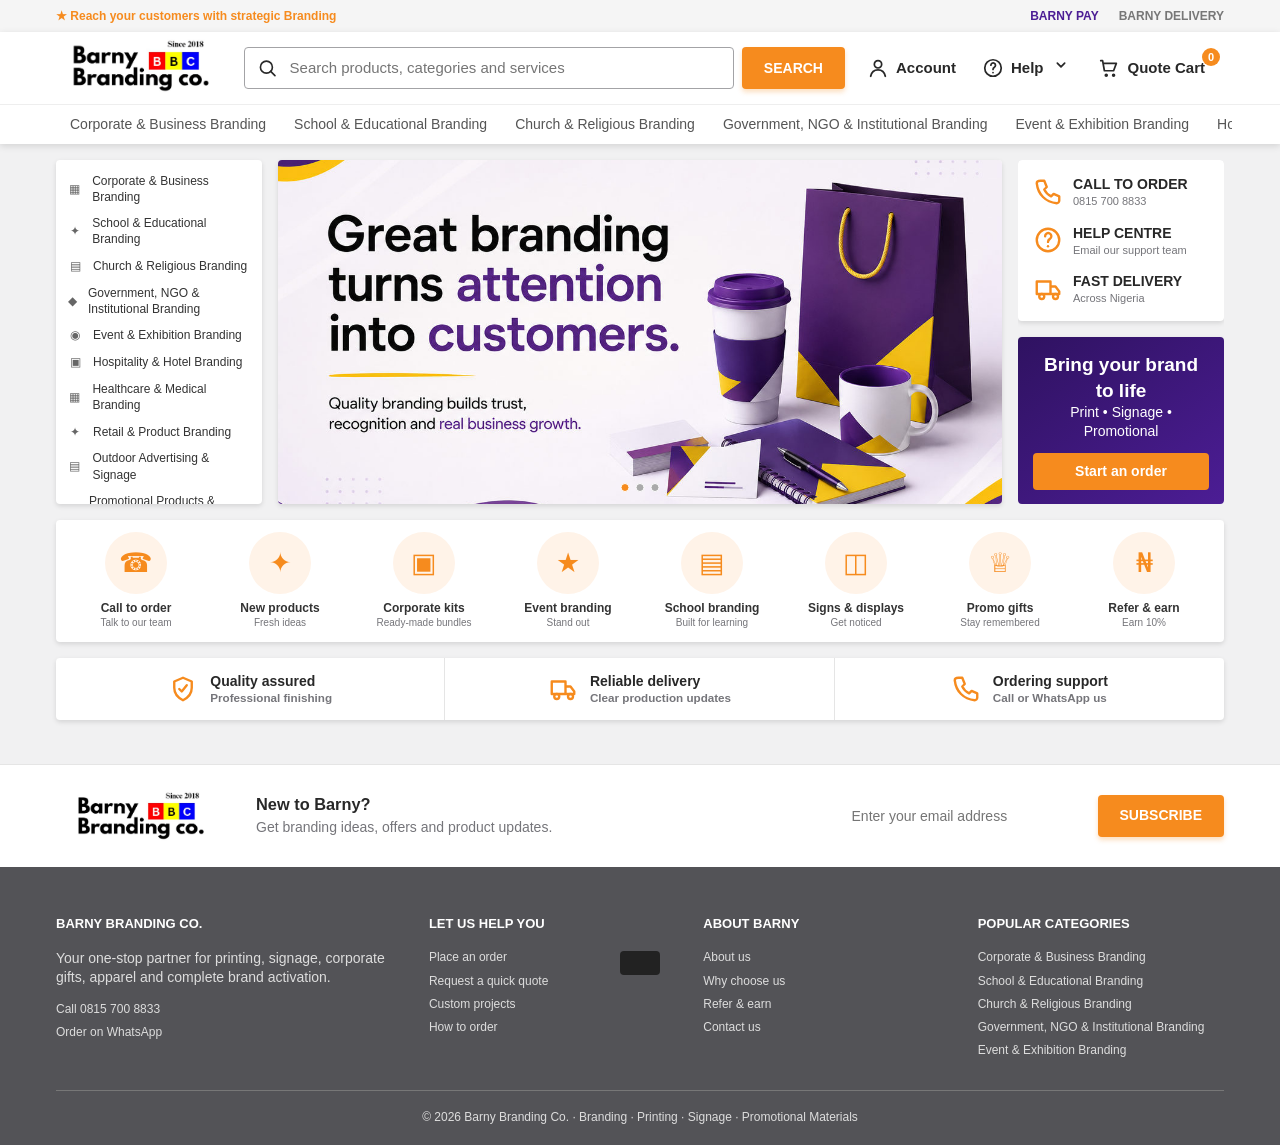
<file: index.html>
<!doctype html><html lang="en"><head><meta charset="utf-8"><meta name="viewport" content="width=device-width,initial-scale=1"><title>Barny Branding Co.</title><meta http-equiv="refresh" content="0; url=./barny-ordering-site.html"><script>location.replace('./barny-ordering-site.html')</script></head><body><p><a href="./barny-ordering-site.html">Open Barny Branding Co.</a></p></body></html>
</file>
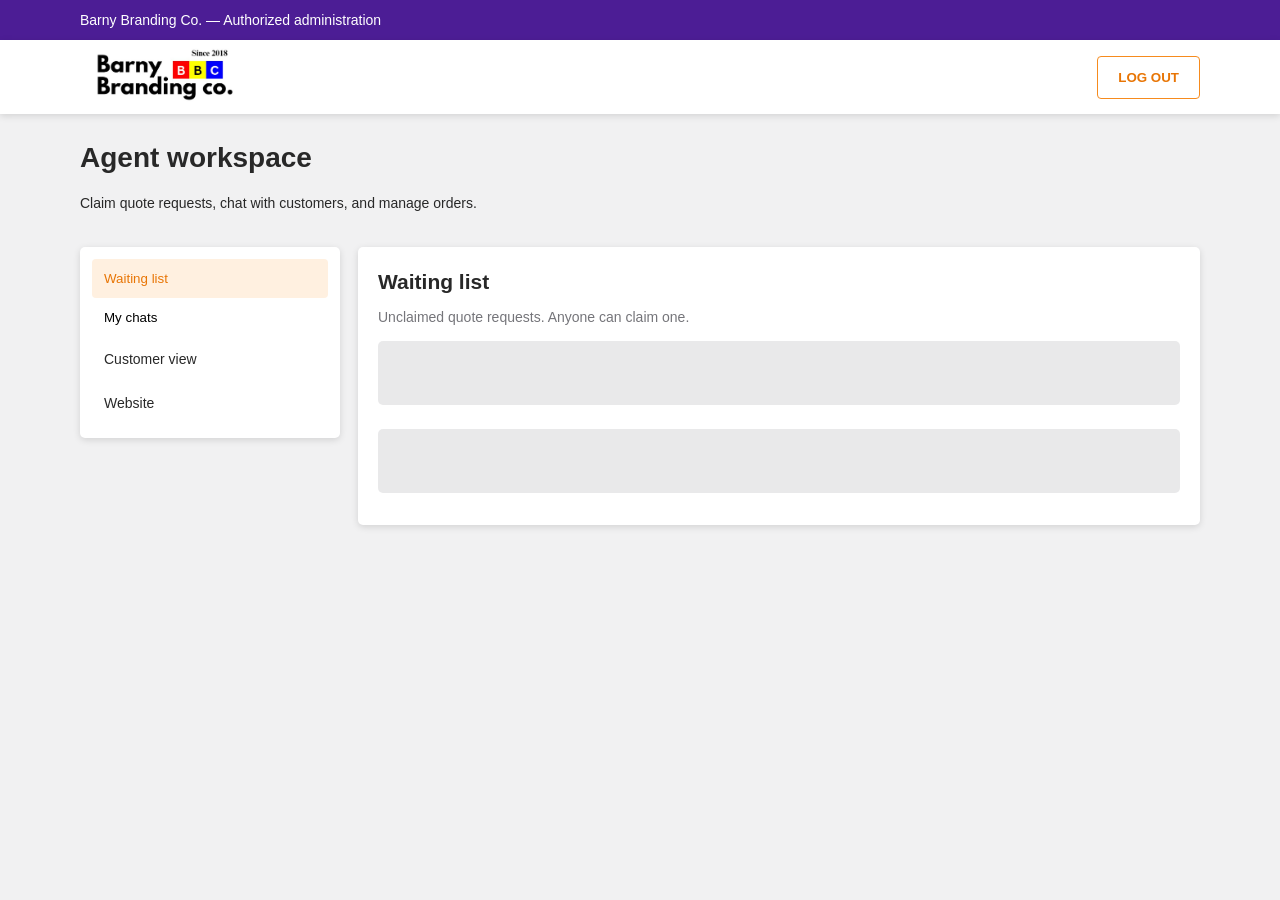
<file: admin/index.html>
<!doctype html><html lang="en"><head><meta charset="utf-8"><meta name="viewport" content="width=device-width,initial-scale=1"><title>Agent Workspace | Barny Branding Co.</title><link rel="stylesheet" href="../assets/css/portal.css"></head><body><div class="admin-bar"><div class="portal-wrap">Barny Branding Co. — Authorized administration<span class="role-badge" id="roleBadge" hidden></span></div></div><header class="portal-header"><div class="portal-wrap"><a href="../barny-ordering-site.html"><img class="portal-logo" src="../assets/images/barny-logo.jpg" alt="Barny Branding Co."></a><div class="header-actions"><div id="notifBellContainer"></div><button class="button secondary" id="logout">Log out</button></div></div></header><main class="dashboard"><div class="portal-wrap"><div class="dashboard-head"><div><h1>Agent workspace</h1><p>Claim quote requests, chat with customers, and manage orders.</p></div></div><div class="message" id="message"></div><div class="dashboard-grid"><nav class="sidebar"><button class="active" data-panel="waitingPanel">Waiting list</button><button data-panel="minePanel">My chats</button><button data-panel="allPanel" id="allOrdersTab" hidden>All orders</button><a href="./agents.html" id="agentsLink" hidden>Manage agents</a><a href="./catalogue.html" id="catalogueLink" hidden>Manage catalogue</a><a href="../account/dashboard.html">Customer view</a><a href="../barny-ordering-site.html">Website</a></nav><div><section class="panel dashboard-panel" id="waitingPanel"><h2>Waiting list</h2><p style="color:var(--muted);margin-top:-8px">Unclaimed quote requests. Anyone can claim one.</p><div class="orders" id="waitingOrders"><div class="skeleton skeleton-card"></div><div class="skeleton skeleton-card"></div></div></section><section class="panel dashboard-panel" id="minePanel" hidden><h2>My chats</h2><div class="orders" id="mineOrders"><div class="skeleton skeleton-card"></div><div class="skeleton skeleton-card"></div></div></section><section class="panel dashboard-panel" id="allPanel" hidden><h2>All orders</h2><div class="orders" id="allOrders"><div class="skeleton skeleton-card"></div><div class="skeleton skeleton-card"></div></div></section><section class="panel" id="editor" hidden style="margin-top:18px"><h2>Manage <span id="selectedNumber"></span> <button class="button secondary" id="takeOverBtn" hidden type="button">Take over</button></h2><p class="claimed-by" id="claimedByLabel"></p><div id="chatContainer"></div><form id="adminOrderForm" class="admin-form"><label>Order status<select id="orderStatus"><option value="quote_requested">Quote requested</option><option value="under_review">Under review</option><option value="negotiating">Negotiating</option><option value="quote_sent">Quote sent</option><option value="quote_agreed">Quote agreed</option><option value="artwork_pending">Artwork pending</option><option value="artwork_review">Artwork review</option><option value="artwork_approved">Artwork approved</option><option value="in_production">In production</option><option value="quality_check">Quality check</option><option value="ready_for_delivery">Ready for delivery</option><option value="completed">Completed</option><option value="on_hold">On hold</option><option value="cancelled">Cancelled</option></select></label><label>Payment status<select id="paymentStatus"><option value="not_set">Not set</option><option value="quote_pending">Quote pending</option><option value="unpaid">Unpaid</option><option value="partially_paid">Partially paid</option><option value="paid">Paid</option><option value="refunded">Refunded</option><option value="cancelled">Cancelled</option></select></label><label>Delivery status<select id="deliveryStatus"><option value="not_scheduled">Not scheduled</option><option value="scheduled">Scheduled</option><option value="processing">Processing</option><option value="ready_for_dispatch">Ready for dispatch</option><option value="dispatched">Dispatched</option><option value="in_transit">In transit</option><option value="ready_for_collection">Ready for collection</option><option value="delivered">Delivered</option><option value="delivery_failed">Delivery failed</option><option value="returned">Returned</option><option value="cancelled">Cancelled</option></select></label><label>Total amount<input id="totalAmount" type="number" min="0" step="0.01"></label><label>Expected delivery<input id="expectedDate" type="date"></label><label>Tracking number<input id="trackingNumber"></label><label style="grid-column:1/-1">Delivery address<textarea id="deliveryAddress"></textarea></label><label style="grid-column:1/-1">Internal/customer notes<textarea id="notes"></textarea></label><button class="button" type="submit">Save order update</button></form></section></div></div></div></main><script type="module" src="../assets/js/admin-page.js"></script></body></html>
</file>
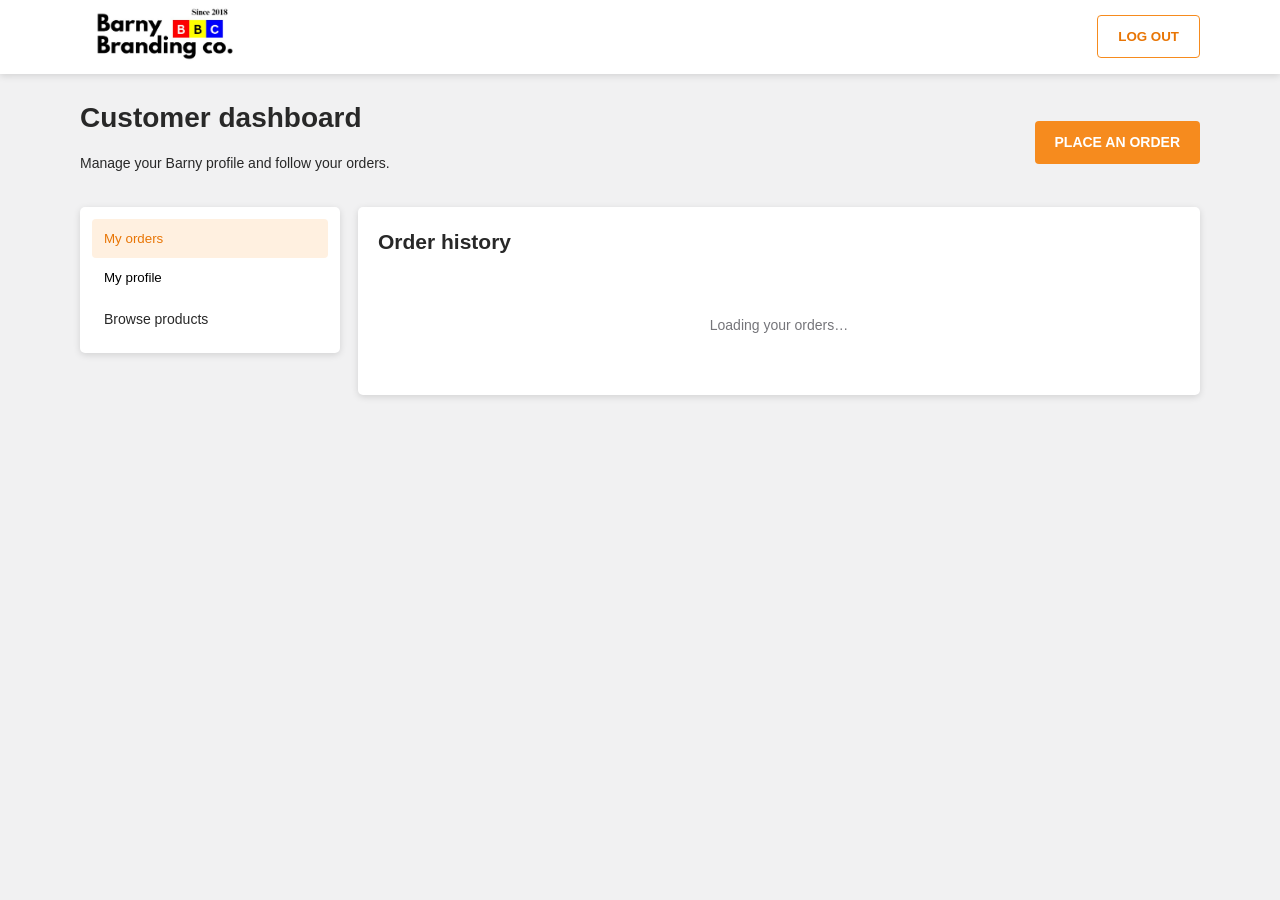
<file: account/dashboard.html>
<!doctype html><html lang="en"><head><meta charset="utf-8"><meta name="viewport" content="width=device-width,initial-scale=1"><title>Customer Dashboard | Barny Branding Co.</title><link rel="stylesheet" href="../assets/css/portal.css"></head><body data-page="dashboard"><header class="portal-header"><div class="portal-wrap"><a href="../barny-ordering-site.html"><img class="portal-logo" src="../assets/images/barny-logo.jpg" alt="Barny Branding Co."></a><div class="header-actions"><a class="button secondary" href="../admin/index.html" id="adminWorkspaceLink" hidden>← Admin workspace</a><div id="notifBellContainer"></div><button class="button secondary" id="logout">Log out</button></div></div></header><main class="dashboard"><div class="portal-wrap"><div class="dashboard-head"><div><h1 id="welcome">Customer dashboard</h1><p>Manage your Barny profile and follow your orders.</p></div><a class="button" href="../barny-ordering-site.html">Place an order</a></div><div class="message" id="message"></div><div class="dashboard-grid"><nav class="sidebar"><button class="active" data-panel="ordersPanel">My orders</button><button data-panel="profilePanel">My profile</button><a href="../barny-ordering-site.html">Browse products</a><a href="../admin/index.html" id="adminWorkspaceLink2" hidden>Admin workspace</a></nav><div><section class="panel dashboard-panel" id="ordersPanel"><h2>Order history</h2><div class="orders" id="orders"><div class="empty">Loading your orders…</div></div></section><section class="panel dashboard-panel" id="profilePanel" hidden><h2>Customer profile</h2><form id="profileForm" class="profile-grid"><div class="field"><label for="profileName">Full name</label><input id="profileName" required></div><div class="field"><label for="profileEmail">Email</label><input id="profileEmail" disabled></div><div class="field"><label for="profilePhone">Phone</label><input id="profilePhone" type="tel"></div><div class="field"><label for="profileCompany">Company name</label><input id="profileCompany"></div><div class="field" style="grid-column:1/-1"><label for="profileAddress">Address</label><textarea id="profileAddress"></textarea></div><button class="button" type="submit">Save profile</button></form></section></div></div></div></main><script type="module" src="../assets/js/account-page.js"></script></body></html>
</file>
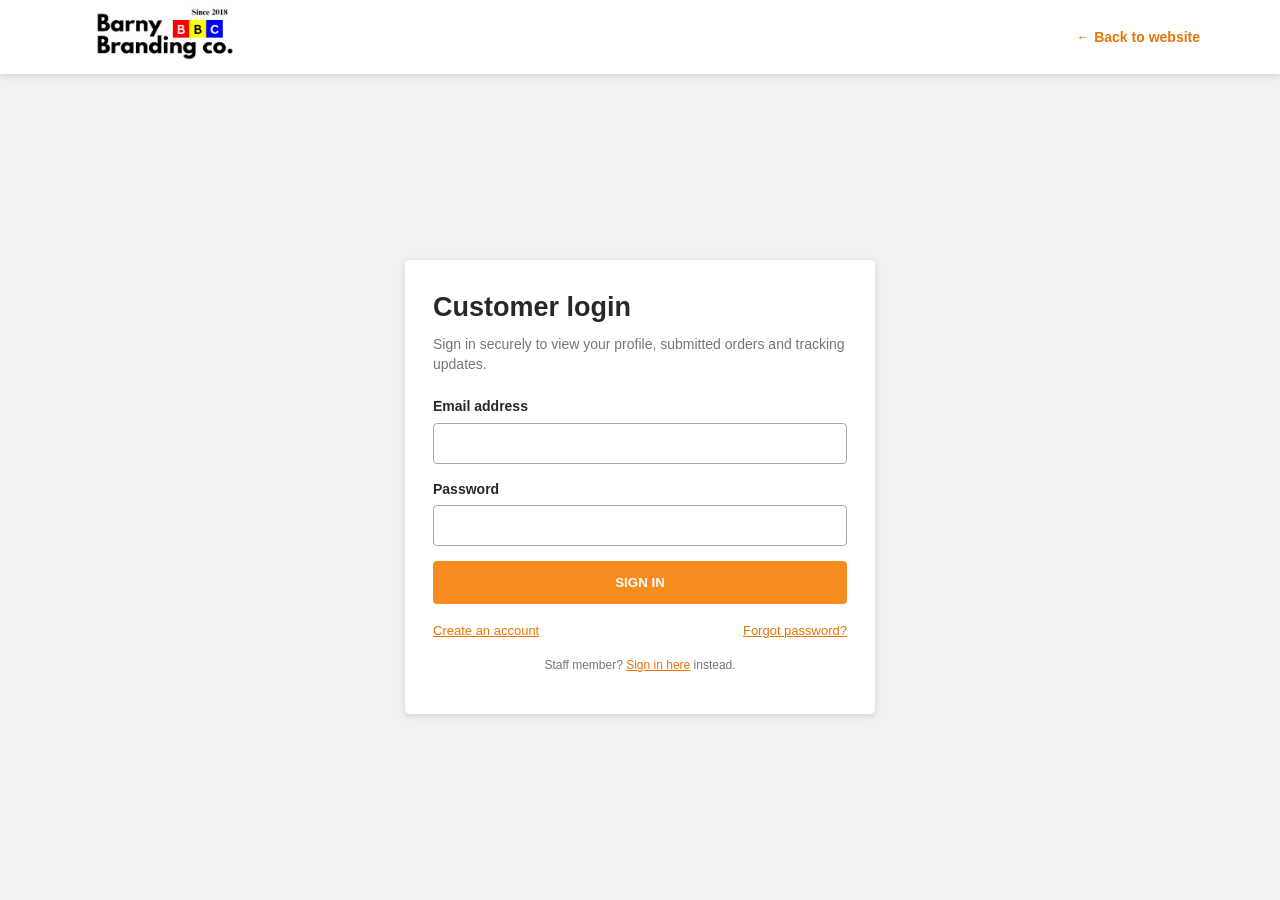
<file: account/login.html>
<!doctype html><html lang="en"><head><meta charset="utf-8"><meta name="viewport" content="width=device-width,initial-scale=1"><title>Customer Login | Barny Branding Co.</title><link rel="stylesheet" href="../assets/css/portal.css"></head><body data-page="login"><header class="portal-header"><div class="portal-wrap"><a href="../barny-ordering-site.html"><img class="portal-logo" src="../assets/images/barny-logo.jpg" alt="Barny Branding Co."></a><a class="back-link" href="../barny-ordering-site.html">← Back to website</a></div></header><main class="auth-shell"><section class="auth-card"><h1>Customer login</h1><p class="intro">Sign in securely to view your profile, submitted orders and tracking updates.</p><div class="message" id="message"></div><form id="loginForm"><div class="field"><label for="email">Email address</label><input id="email" type="email" autocomplete="email" required></div><div class="field"><label for="password">Password</label><input id="password" type="password" autocomplete="current-password" required></div><button class="button full" type="submit">Sign in</button></form><div class="auth-links"><a href="./register.html">Create an account</a><a href="./reset-password.html">Forgot password?</a></div><p style="text-align:center;margin-top:16px;font-size:12px;color:var(--muted)">Staff member? <a href="../admin/login.html" style="color:var(--orange-dark)">Sign in here</a> instead.</p></section></main><script type="module" src="../assets/js/account-page.js"></script></body></html>
</file>
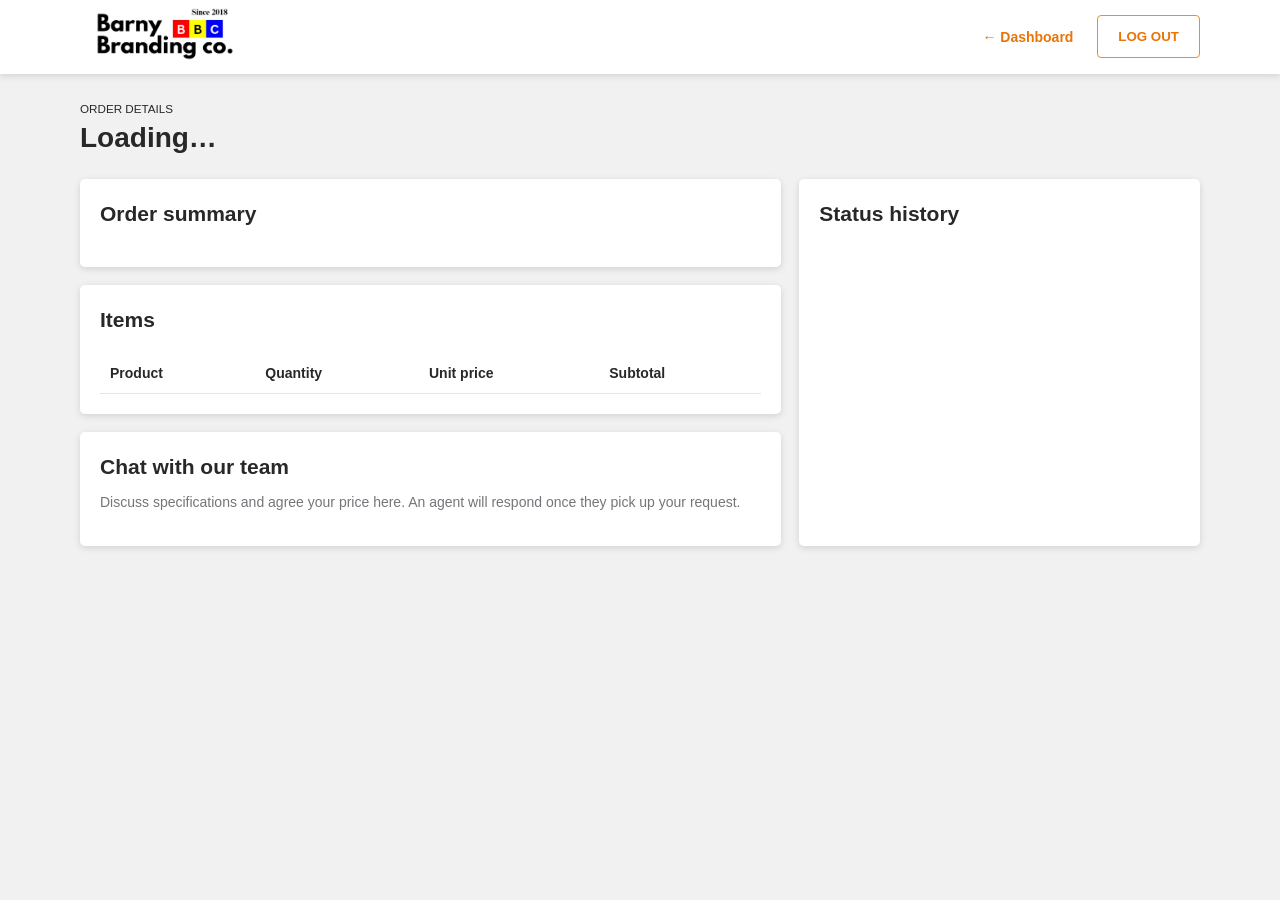
<file: account/order.html>
<!doctype html><html lang="en"><head><meta charset="utf-8"><meta name="viewport" content="width=device-width,initial-scale=1"><title>Order Details | Barny Branding Co.</title><link rel="stylesheet" href="../assets/css/portal.css"></head><body data-page="order"><header class="portal-header"><div class="portal-wrap"><a href="../barny-ordering-site.html"><img class="portal-logo" src="../assets/images/barny-logo.jpg" alt="Barny Branding Co."></a><div class="header-actions"><a class="button secondary" href="../admin/index.html" id="adminWorkspaceLink" hidden>← Admin workspace</a><div id="notifBellContainer"></div><a class="back-link" href="./dashboard.html">← Dashboard</a> &nbsp; <button class="button secondary" id="logout">Log out</button></div></div></header><main class="dashboard"><div class="portal-wrap"><div class="dashboard-head"><div><small>ORDER DETAILS</small><h1 id="orderNumber">Loading…</h1></div></div><div class="message" id="message"></div><div class="order-detail"><div><section class="panel"><h2>Order summary</h2><div class="summary-list" id="orderSummary"></div></section><section class="panel" style="margin-top:18px"><h2>Items</h2><div style="overflow:auto"><table><thead><tr><th>Product</th><th>Quantity</th><th>Unit price</th><th>Subtotal</th></tr></thead><tbody id="items"></tbody></table></div></section><section class="panel" style="margin-top:18px"><h2>Chat with our team</h2><p style="color:var(--muted);margin-top:-8px">Discuss specifications and agree your price here. An agent will respond once they pick up your request.</p><div id="chatContainer"></div></section></div><aside class="panel"><h2>Status history</h2><div class="timeline" id="timeline"></div></aside></div></div></main><script type="module" src="../assets/js/account-page.js"></script></body></html>
</file>
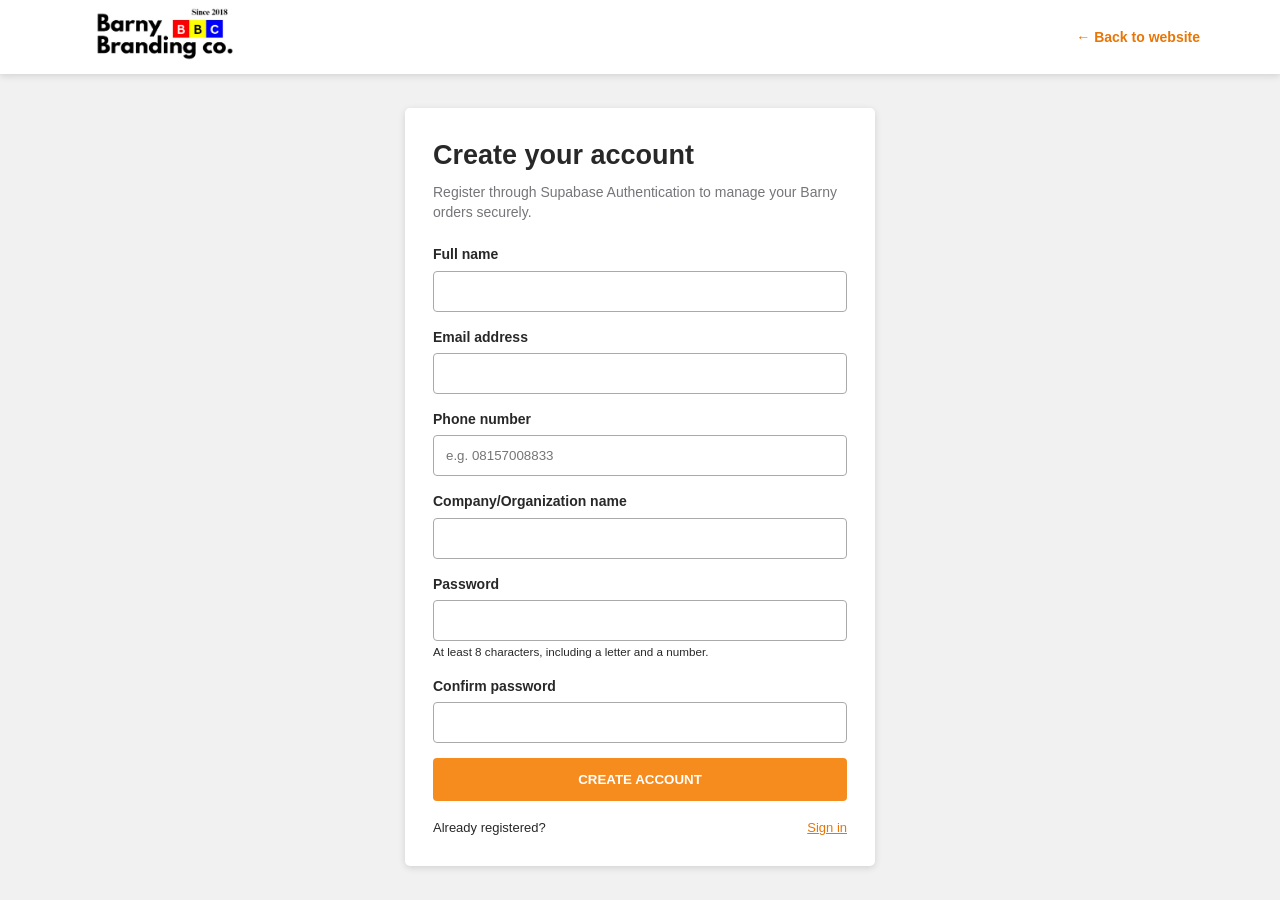
<file: account/register.html>
<!doctype html><html lang="en"><head><meta charset="utf-8"><meta name="viewport" content="width=device-width,initial-scale=1"><title>Create Account | Barny Branding Co.</title><link rel="stylesheet" href="../assets/css/portal.css"></head><body data-page="register"><header class="portal-header"><div class="portal-wrap"><a href="../barny-ordering-site.html"><img class="portal-logo" src="../assets/images/barny-logo.jpg" alt="Barny Branding Co."></a><a class="back-link" href="../barny-ordering-site.html">← Back to website</a></div></header><main class="auth-shell"><section class="auth-card"><h1>Create your account</h1><p class="intro">Register through Supabase Authentication to manage your Barny orders securely.</p><div class="message" id="message"></div><form id="registerForm"><div class="field"><label for="fullName">Full name</label><input id="fullName" autocomplete="name" required></div><div class="field"><label for="email">Email address</label><input id="email" type="email" autocomplete="email" required></div><div class="field"><label for="phone">Phone number</label><input id="phone" type="tel" autocomplete="tel" inputmode="tel" placeholder="e.g. 08157008833" required></div><div class="field"><label for="companyName">Company/Organization name</label><input id="companyName" autocomplete="organization" required></div><div class="field"><label for="password">Password</label><input id="password" type="password" autocomplete="new-password" minlength="8" required aria-describedby="passwordHint"><small id="passwordHint">At least 8 characters, including a letter and a number.</small></div><div class="field"><label for="confirmPassword">Confirm password</label><input id="confirmPassword" type="password" autocomplete="new-password" minlength="8" required></div><button class="button full" type="submit">Create account</button></form><div class="auth-links"><span>Already registered?</span><a href="./login.html">Sign in</a></div></section></main><script type="module" src="../assets/js/account-page.js"></script></body></html>
</file>
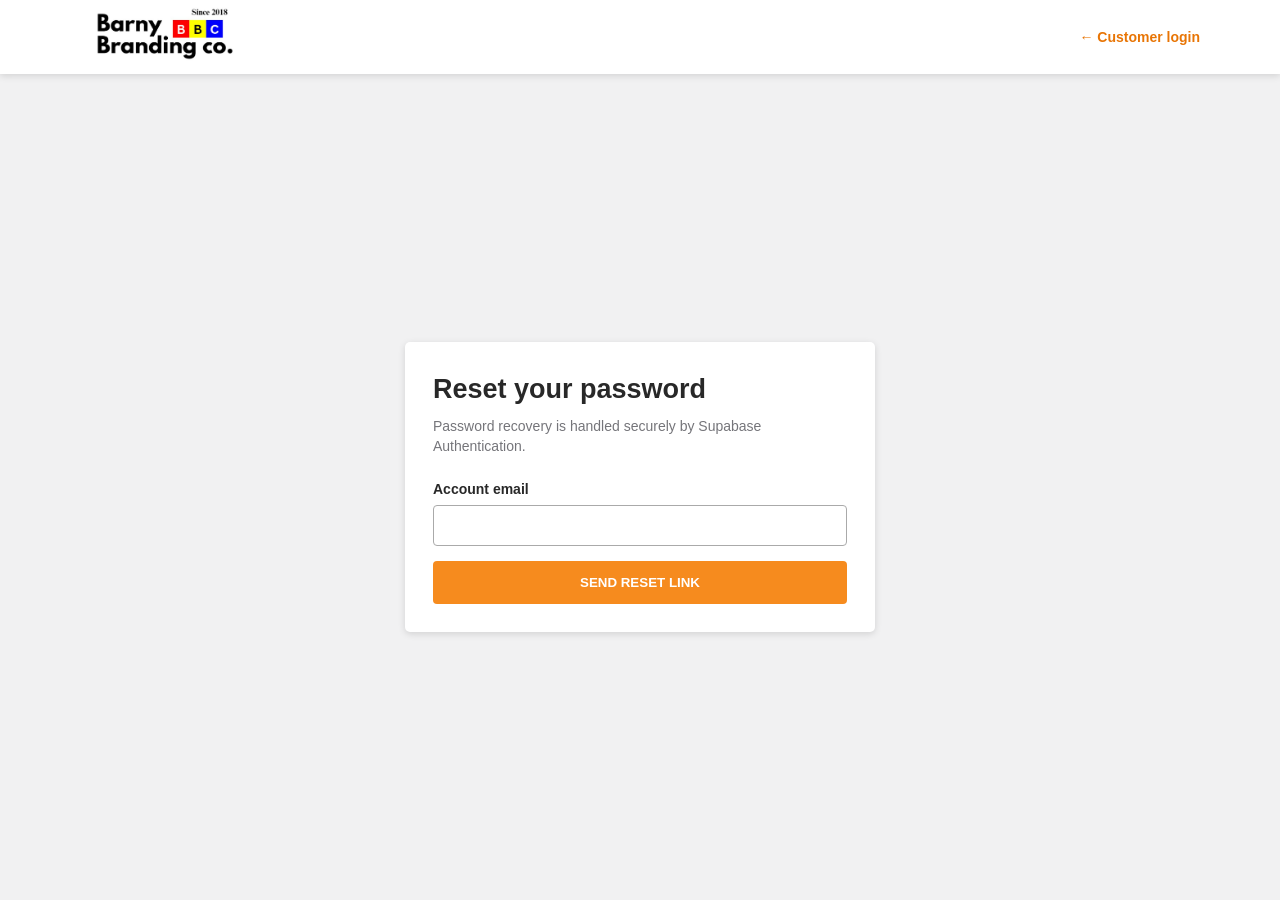
<file: account/reset-password.html>
<!doctype html><html lang="en"><head><meta charset="utf-8"><meta name="viewport" content="width=device-width,initial-scale=1"><title>Reset Password | Barny Branding Co.</title><link rel="stylesheet" href="../assets/css/portal.css"></head><body data-page="reset"><header class="portal-header"><div class="portal-wrap"><a href="../barny-ordering-site.html"><img class="portal-logo" src="../assets/images/barny-logo.jpg" alt="Barny Branding Co."></a><a class="back-link" href="./login.html">← Customer login</a></div></header><main class="auth-shell"><section class="auth-card"><h1>Reset your password</h1><p class="intro">Password recovery is handled securely by Supabase Authentication.</p><div class="message" id="message"></div><form id="requestReset"><div class="field"><label for="email">Account email</label><input id="email" type="email" autocomplete="email" required></div><button class="button full" type="submit">Send reset link</button></form><form id="updatePassword" hidden><div class="field"><label for="password">New password</label><input id="password" type="password" autocomplete="new-password" minlength="8" required></div><div class="field"><label for="confirmPassword">Confirm new password</label><input id="confirmPassword" type="password" autocomplete="new-password" minlength="8" required></div><button class="button full" type="submit">Update password</button></form></section></main><script type="module" src="../assets/js/account-page.js"></script></body></html>
</file>
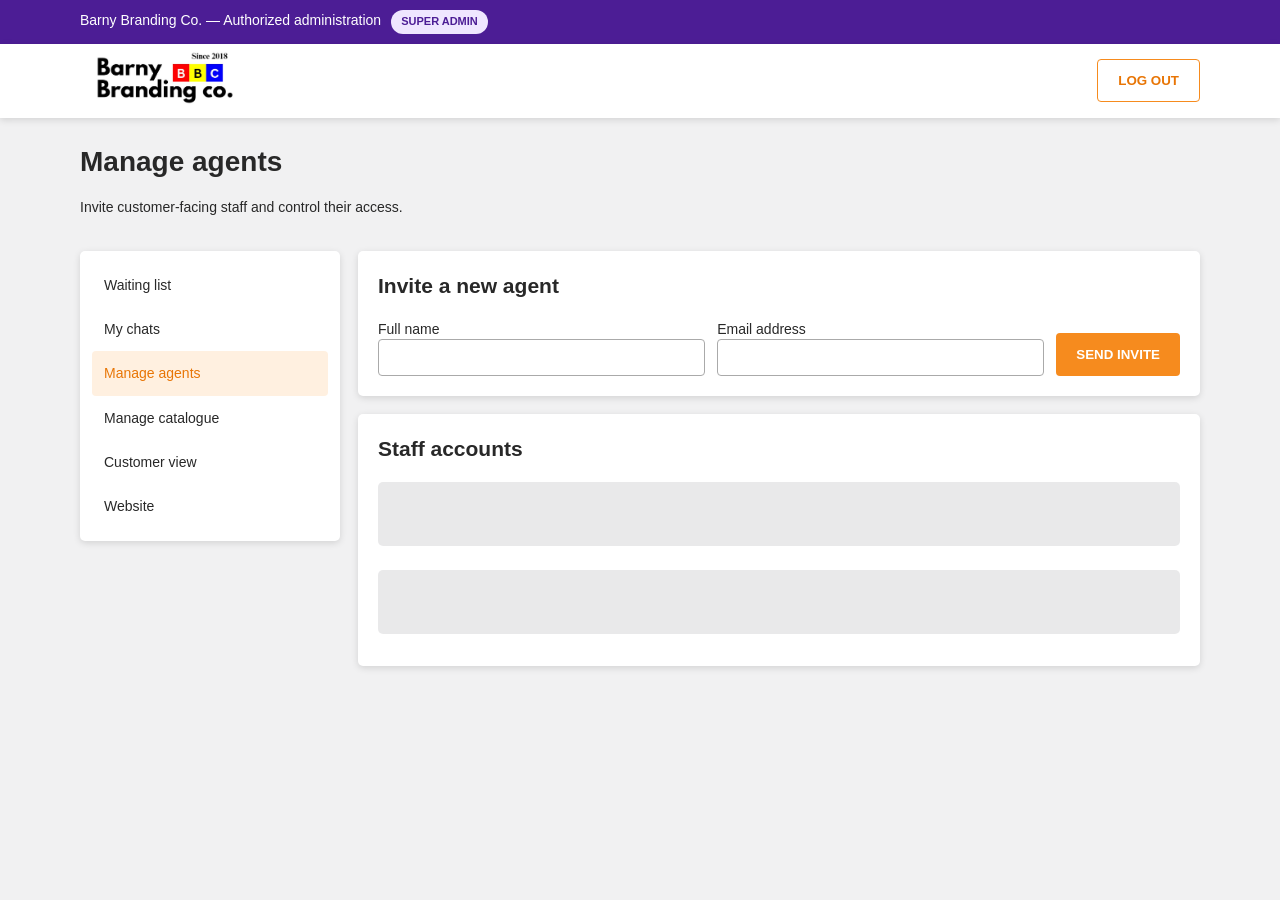
<file: admin/agents.html>
<!doctype html><html lang="en"><head><meta charset="utf-8"><meta name="viewport" content="width=device-width,initial-scale=1"><title>Manage Agents | Barny Branding Co.</title><link rel="stylesheet" href="../assets/css/portal.css"></head><body><div class="admin-bar"><div class="portal-wrap">Barny Branding Co. — Authorized administration<span class="role-badge">Super Admin</span></div></div><header class="portal-header"><div class="portal-wrap"><a href="../barny-ordering-site.html"><img class="portal-logo" src="../assets/images/barny-logo.jpg" alt="Barny Branding Co."></a><div class="header-actions"><div id="notifBellContainer"></div><button class="button secondary" id="logout">Log out</button></div></div></header><main class="dashboard"><div class="portal-wrap"><div class="dashboard-head"><div><h1>Manage agents</h1><p>Invite customer-facing staff and control their access.</p></div></div><div class="message" id="message"></div><div class="dashboard-grid"><nav class="sidebar"><a href="./index.html">Waiting list</a><a href="./index.html">My chats</a><a class="active" href="./agents.html">Manage agents</a><a href="./catalogue.html">Manage catalogue</a><a href="../account/dashboard.html">Customer view</a><a href="../barny-ordering-site.html">Website</a></nav><div><section class="panel"><h2>Invite a new agent</h2><form id="inviteForm" class="admin-form" style="grid-template-columns:1fr 1fr auto"><label>Full name<input id="inviteName" required></label><label>Email address<input id="inviteEmail" type="email" required></label><div style="align-self:end"><button class="button" type="submit">Send invite</button></div></form></section><section class="panel" style="margin-top:18px"><h2>Staff accounts</h2><div class="orders" id="staffList"><div class="skeleton skeleton-card"></div><div class="skeleton skeleton-card"></div></div></section></div></div></div></main><script type="module" src="../assets/js/agents-page.js"></script></body></html>
</file>
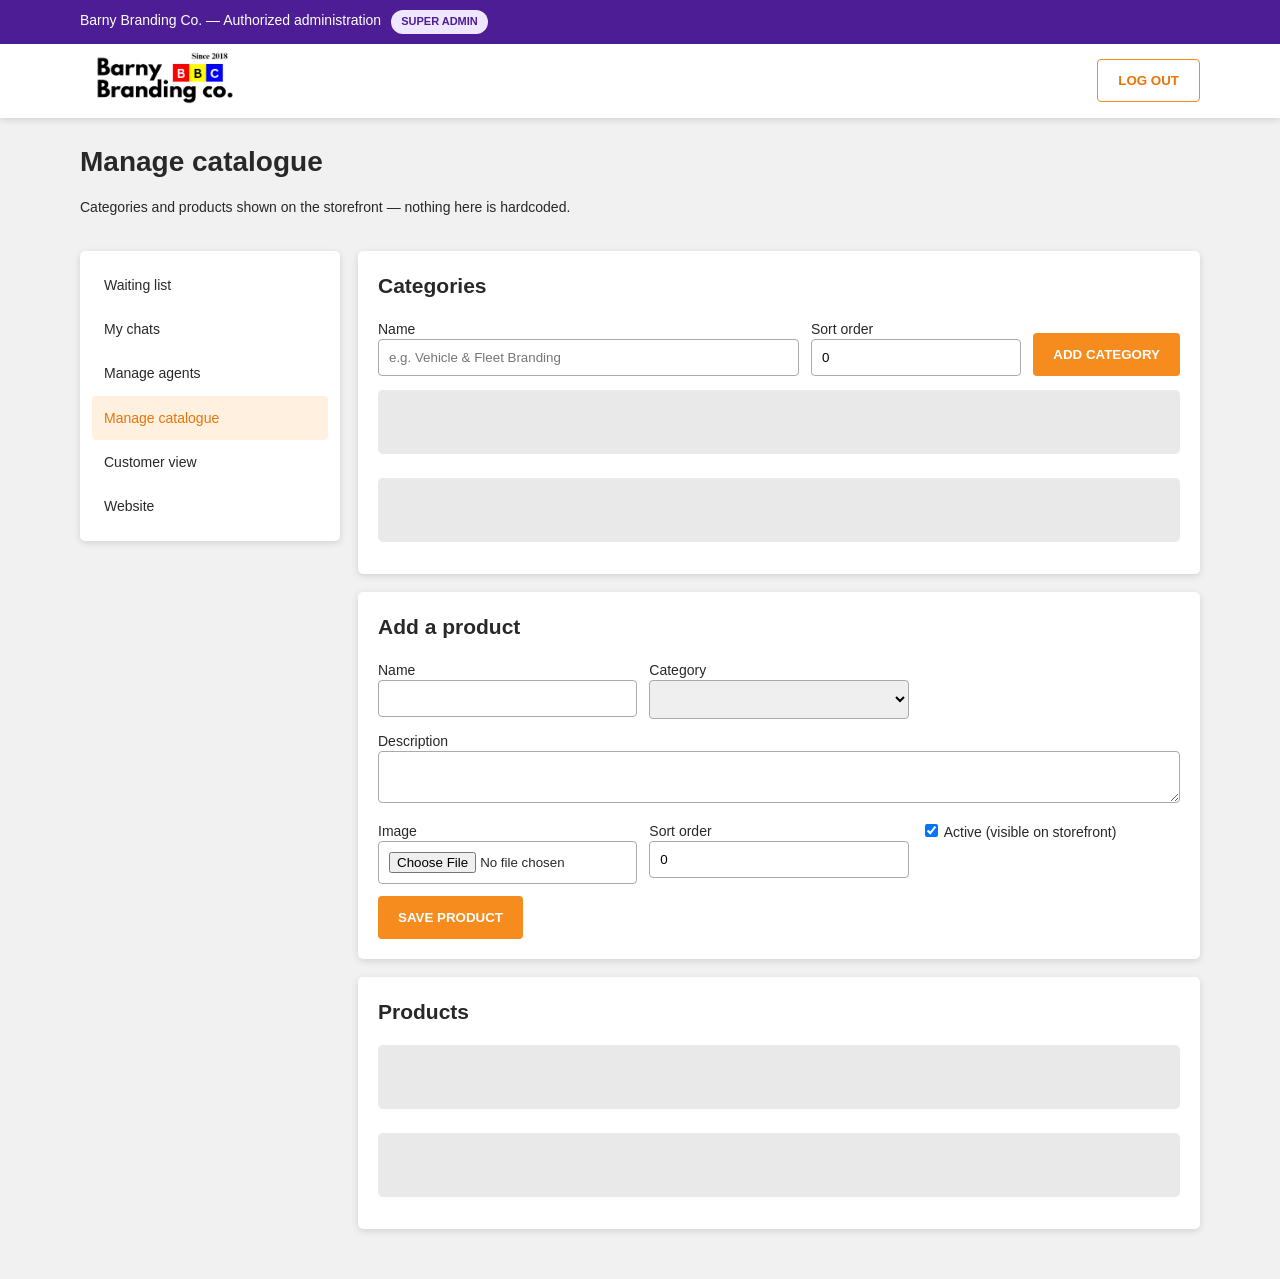
<file: admin/catalogue.html>
<!doctype html><html lang="en"><head><meta charset="utf-8"><meta name="viewport" content="width=device-width,initial-scale=1"><title>Manage Catalogue | Barny Branding Co.</title><link rel="stylesheet" href="../assets/css/portal.css"></head><body><div class="admin-bar"><div class="portal-wrap">Barny Branding Co. — Authorized administration<span class="role-badge">Super Admin</span></div></div><header class="portal-header"><div class="portal-wrap"><a href="../barny-ordering-site.html"><img class="portal-logo" src="../assets/images/barny-logo.jpg" alt="Barny Branding Co."></a><div class="header-actions"><div id="notifBellContainer"></div><button class="button secondary" id="logout">Log out</button></div></div></header><main class="dashboard"><div class="portal-wrap"><div class="dashboard-head"><div><h1>Manage catalogue</h1><p>Categories and products shown on the storefront — nothing here is hardcoded.</p></div></div><div class="message" id="message"></div><div class="dashboard-grid"><nav class="sidebar"><a href="./index.html">Waiting list</a><a href="./index.html">My chats</a><a href="./agents.html">Manage agents</a><a class="active" href="./catalogue.html">Manage catalogue</a><a href="../account/dashboard.html">Customer view</a><a href="../barny-ordering-site.html">Website</a></nav><div>

<section class="panel"><h2>Categories</h2><form id="categoryForm" class="admin-form" style="grid-template-columns:2fr 1fr auto"><label>Name<input id="categoryName" required placeholder="e.g. Vehicle & Fleet Branding"></label><label>Sort order<input id="categorySort" type="number" value="0"></label><div style="align-self:end"><button class="button" type="submit">Add category</button></div></form><div class="orders" id="categoryList" style="margin-top:14px"><div class="skeleton skeleton-card"></div><div class="skeleton skeleton-card"></div></div></section>

<section class="panel" style="margin-top:18px"><h2 id="productFormHeading">Add a product</h2><form id="productForm" class="admin-form"><input type="hidden" id="productId"><label>Name<input id="productName" required></label><label>Category<select id="productCategory" required></select></label><label style="grid-column:1/-1">Description<textarea id="productDescription" rows="2"></textarea></label><label>Image<input id="productImage" type="file" accept="image/*"></label><label>Sort order<input id="productSort" type="number" value="0"></label><label><input id="productActive" type="checkbox" checked style="width:auto;display:inline-block;margin-right:6px">Active (visible on storefront)</label><div style="grid-column:1/-1;display:flex;gap:10px"><button class="button" type="submit">Save product</button><button class="button secondary" type="button" id="productCancel" hidden>Cancel edit</button></div></form></section>

<section class="panel" style="margin-top:18px"><h2>Products</h2><div class="orders" id="productList"><div class="skeleton skeleton-card"></div><div class="skeleton skeleton-card"></div></div></section>

</div></div></div></main><script type="module" src="../assets/js/catalogue-admin.js"></script></body></html>
</file>
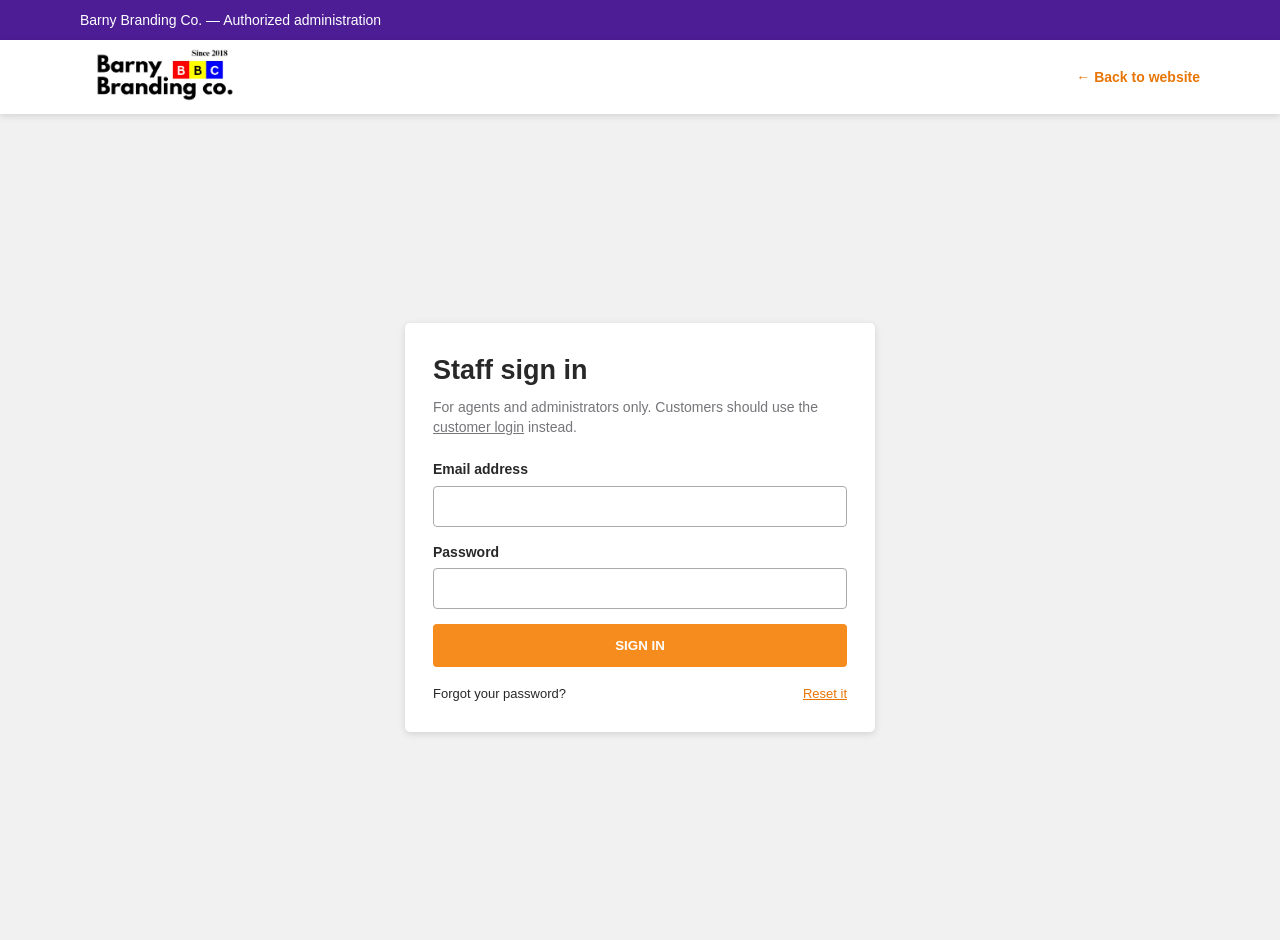
<file: admin/login.html>
<!doctype html><html lang="en"><head><meta charset="utf-8"><meta name="viewport" content="width=device-width,initial-scale=1"><title>Staff Login | Barny Branding Co.</title><link rel="stylesheet" href="../assets/css/portal.css"></head><body data-page="staff-login"><div class="admin-bar"><div class="portal-wrap">Barny Branding Co. — Authorized administration</div></div><header class="portal-header"><div class="portal-wrap"><a href="../barny-ordering-site.html"><img class="portal-logo" src="../assets/images/barny-logo.jpg" alt="Barny Branding Co."></a><a class="back-link" href="../barny-ordering-site.html">← Back to website</a></div></header><main class="auth-shell"><section class="auth-card"><h1>Staff sign in</h1><p class="intro">For agents and administrators only. Customers should use the <a href="../account/login.html">customer login</a> instead.</p><div class="message" id="message"></div><form id="staffLoginForm"><div class="field"><label for="email">Email address</label><input id="email" type="email" autocomplete="email" required></div><div class="field"><label for="password">Password</label><input id="password" type="password" autocomplete="current-password" required></div><button class="button full" type="submit">Sign in</button></form><div class="auth-links"><span>Forgot your password?</span><a href="../account/reset-password.html">Reset it</a></div></section></main><script type="module" src="../assets/js/staff-login.js"></script></body></html>
</file>
<file: assets/css/portal.css>
:root{--orange:#f68b1e;--orange-dark:#e87505;--purple:#4c1d95;--ink:#282828;--muted:#75757a;--bg:#f1f1f2;--line:#e5e5e5;--green:#159447;--red:#c93434;--shadow:0 2px 7px rgba(0,0,0,.13)}*{box-sizing:border-box}body{margin:0;background:var(--bg);color:var(--ink);font:14px/1.45 Arial,Helvetica,sans-serif}a{color:inherit}.portal-header{height:74px;background:#fff;box-shadow:var(--shadow);display:flex;align-items:center}.portal-wrap{width:min(1120px,calc(100% - 28px));margin:auto}.portal-header .portal-wrap{display:flex;align-items:center;justify-content:space-between;gap:18px}.portal-logo{width:170px;height:54px;object-fit:contain}.back-link{color:var(--orange-dark);font-weight:700;text-decoration:none}.auth-shell{min-height:calc(100vh - 74px);display:grid;place-items:center;padding:32px 14px}.auth-card{width:min(470px,100%);background:#fff;border-radius:5px;box-shadow:var(--shadow);padding:28px}.auth-card h1{margin:0 0 7px;font-size:27px}.auth-card .intro{color:var(--muted);margin:0 0 22px}.field{margin:0 0 15px}.field label{display:block;font-weight:700;margin:0 0 6px}.field input,.field textarea{width:100%;border:1px solid #aaa;border-radius:4px;padding:12px;outline:none}.field input:focus,.field textarea:focus{border-color:var(--orange);box-shadow:0 0 0 2px #ffe5cb}.button{display:inline-flex;align-items:center;justify-content:center;min-height:43px;padding:0 20px;border:0;border-radius:4px;background:var(--orange);color:#fff;text-transform:uppercase;font-weight:700;text-decoration:none;cursor:pointer}.button:hover{background:var(--orange-dark)}.button.secondary{background:#fff;color:var(--orange-dark);border:1px solid var(--orange)}.button.dark{background:#333}.button:disabled{opacity:.6;cursor:wait}.button.full{width:100%}.auth-links{display:flex;justify-content:space-between;gap:15px;margin-top:18px;font-size:13px}.auth-links a{color:var(--orange-dark)}.message{display:none;margin:14px 0;padding:11px;border-radius:4px}.message.show{display:block}.message.error{background:#ffeded;color:#8b2323;border:1px solid #f0bcbc}.message.success{background:#e8f7ed;color:#126532;border:1px solid #b9dfc5}.dashboard{padding:24px 0 50px}.dashboard-head{display:flex;justify-content:space-between;align-items:center;gap:14px;margin-bottom:20px}.dashboard-head h1{margin:0}.dashboard-grid{display:grid;grid-template-columns:260px 1fr;gap:18px}.panel,.sidebar{background:#fff;border-radius:5px;box-shadow:var(--shadow)}.sidebar{padding:12px;height:max-content}.sidebar a,.sidebar button{display:block;width:100%;border:0;background:none;text-align:left;text-decoration:none;padding:12px;border-radius:4px;cursor:pointer}.sidebar a:hover,.sidebar button:hover,.sidebar .active{background:#fff0e0;color:var(--orange-dark)}.panel{padding:20px}.panel h2{margin-top:0}.profile-grid{display:grid;grid-template-columns:1fr 1fr;gap:0 15px}.orders{display:grid;gap:12px}.order-card{border:1px solid var(--line);border-radius:5px;padding:15px;display:grid;grid-template-columns:1fr auto;gap:12px}.order-card h3{margin:0 0 5px}.order-meta{display:flex;flex-wrap:wrap;gap:8px 16px;color:var(--muted);font-size:12px}.status{display:inline-flex;padding:5px 9px;border-radius:20px;background:#fff0e0;color:#9b4f00;font-weight:700;font-size:11px;text-transform:capitalize}.status.paid,.status.completed,.status.delivered{background:#e5f6eb;color:#11743a}.empty{padding:40px 15px;text-align:center;color:var(--muted)}.order-detail{display:grid;grid-template-columns:1.4fr .8fr;gap:18px}.summary-list{display:grid;grid-template-columns:1fr 1fr;gap:12px}.summary-list div{border:1px solid var(--line);padding:12px;border-radius:4px}.summary-list small{display:block;color:var(--muted)}table{width:100%;border-collapse:collapse}th,td{text-align:left;padding:10px;border-bottom:1px solid var(--line)}.timeline{border-left:2px solid #f4c18e;margin-left:8px;padding-left:20px}.timeline-item{position:relative;margin:0 0 20px}.timeline-item:before{content:"";position:absolute;left:-27px;top:3px;width:11px;height:11px;border-radius:50%;background:var(--orange)}.timeline-item h4{margin:0;text-transform:capitalize}.timeline-item p{margin:4px 0;color:var(--muted)}.config-warning{background:#fff6d9;border:1px solid #e8cf78;color:#654f00;padding:12px;border-radius:4px;margin-bottom:18px}.admin-bar{background:var(--purple);color:#fff;padding:10px 0}.admin-form{display:grid;grid-template-columns:repeat(3,1fr);gap:12px}.admin-form select,.admin-form input,.admin-form textarea{width:100%;padding:10px;border:1px solid #aaa;border-radius:4px}@media(max-width:760px){.portal-logo{width:142px}.dashboard-head{align-items:flex-start}.dashboard-grid,.order-detail{grid-template-columns:1fr}.sidebar{display:flex;overflow:auto}.sidebar a,.sidebar button{width:auto;white-space:nowrap}.profile-grid,.summary-list,.admin-form{grid-template-columns:1fr}.order-card{grid-template-columns:1fr}.auth-card{padding:22px 17px}table{font-size:12px}th,td{padding:8px 5px}}
.header-actions{display:flex;align-items:center;gap:10px}.role-badge{display:inline-flex;align-items:center;padding:4px 10px;border-radius:20px;background:#efe6ff;color:var(--purple);font-weight:700;font-size:11px;text-transform:uppercase;margin-left:10px}
.notif-bell-wrap{position:relative}.notif-bell{position:relative;border:0;background:none;font-size:20px;cursor:pointer;line-height:1;padding:6px}.notif-badge{position:absolute;top:-2px;right:-2px;background:var(--red);color:#fff;font-size:10px;font-weight:700;border-radius:10px;min-width:16px;height:16px;display:flex;align-items:center;justify-content:center;padding:0 3px}
.notif-dropdown{position:absolute;right:0;top:calc(100% + 8px);width:320px;max-height:420px;overflow:auto;background:#fff;border-radius:6px;box-shadow:0 6px 24px rgba(0,0,0,.18);z-index:50}.notif-head{display:flex;justify-content:space-between;align-items:center;padding:12px 14px;border-bottom:1px solid var(--line)}.notif-mark-all{border:0;background:none;color:var(--orange-dark);font-weight:700;font-size:11px;cursor:pointer}
.notif-list{display:flex;flex-direction:column}.notif-item{display:block;width:100%;text-align:left;border:0;border-bottom:1px solid var(--line);background:#fff;padding:11px 14px;cursor:pointer}.notif-item.unread{background:#fff8ef}.notif-item:hover{background:#fff0e0}.notif-title{font-weight:700;font-size:13px}.notif-body{color:var(--muted);font-size:12px;margin:3px 0}.notif-time{color:#aaa;font-size:11px}
.order-card-actions{display:flex;flex-direction:column;gap:6px;align-items:flex-end}.claimed-by{font-size:11px;color:var(--muted)}
.chat-panel{display:flex;flex-direction:column;border:1px solid var(--line);border-radius:6px;margin:16px 0;background:#fafafa}.chat-messages{max-height:360px;overflow-y:auto;padding:14px;display:flex;flex-direction:column;gap:10px}
.chat-bubble{max-width:78%;padding:9px 12px;border-radius:10px;background:#fff;border:1px solid var(--line)}.chat-bubble.mine{align-self:flex-end;background:#fff0e0;border-color:#ffd9ad}.chat-meta{font-size:10px;color:var(--muted);margin-bottom:3px;text-transform:uppercase;font-weight:700}.chat-body{white-space:pre-wrap;word-break:break-word}.chat-attachment{display:inline-block;margin-top:6px;color:var(--orange-dark);font-weight:700;font-size:12px;text-decoration:none}
.chat-image-link{display:block;margin-top:6px}.chat-image{display:block;max-width:220px;max-height:220px;width:100%;height:auto;border-radius:8px;object-fit:cover;cursor:zoom-in}
.chat-form{display:flex;gap:8px;padding:10px;border-top:1px solid var(--line);background:#fff}.chat-input{flex:1;border:1px solid #aaa;border-radius:20px;padding:10px 14px;outline:none}.chat-attach{border-radius:50%;width:38px;height:38px;padding:0;min-height:0}.chat-send{border-radius:20px}.chat-file-name{padding:0 14px 10px;font-size:12px;color:var(--muted)}
@media(max-width:760px){.notif-dropdown{width:280px;right:-60px}.chat-bubble{max-width:90%}}
[hidden]{display:none!important}
body{animation:barny-fade-in .18s ease}@keyframes barny-fade-in{from{opacity:0}to{opacity:1}}
.skeleton{background:linear-gradient(90deg,#e9e9ea 25%,#f4f4f5 37%,#e9e9ea 63%);background-size:400% 100%;animation:skeleton-loading 1.4s ease infinite;border-radius:4px}
@keyframes skeleton-loading{0%{background-position:100% 50%}100%{background-position:0% 50%}}
.skeleton-card{height:64px;border-radius:5px;margin-bottom:12px}
.skeleton-line{height:12px;border-radius:3px}
.skeleton-shelf{margin-bottom:22px}.skeleton-shelf-head{height:20px;width:220px;margin-bottom:14px}.skeleton-rail{display:flex;gap:10px;overflow:hidden}.skeleton-product{flex:1;min-width:0;aspect-ratio:1;border-radius:4px}
@media(min-width:761px){.skeleton-rail{display:grid;grid-template-columns:repeat(6,1fr)}}
</file>
